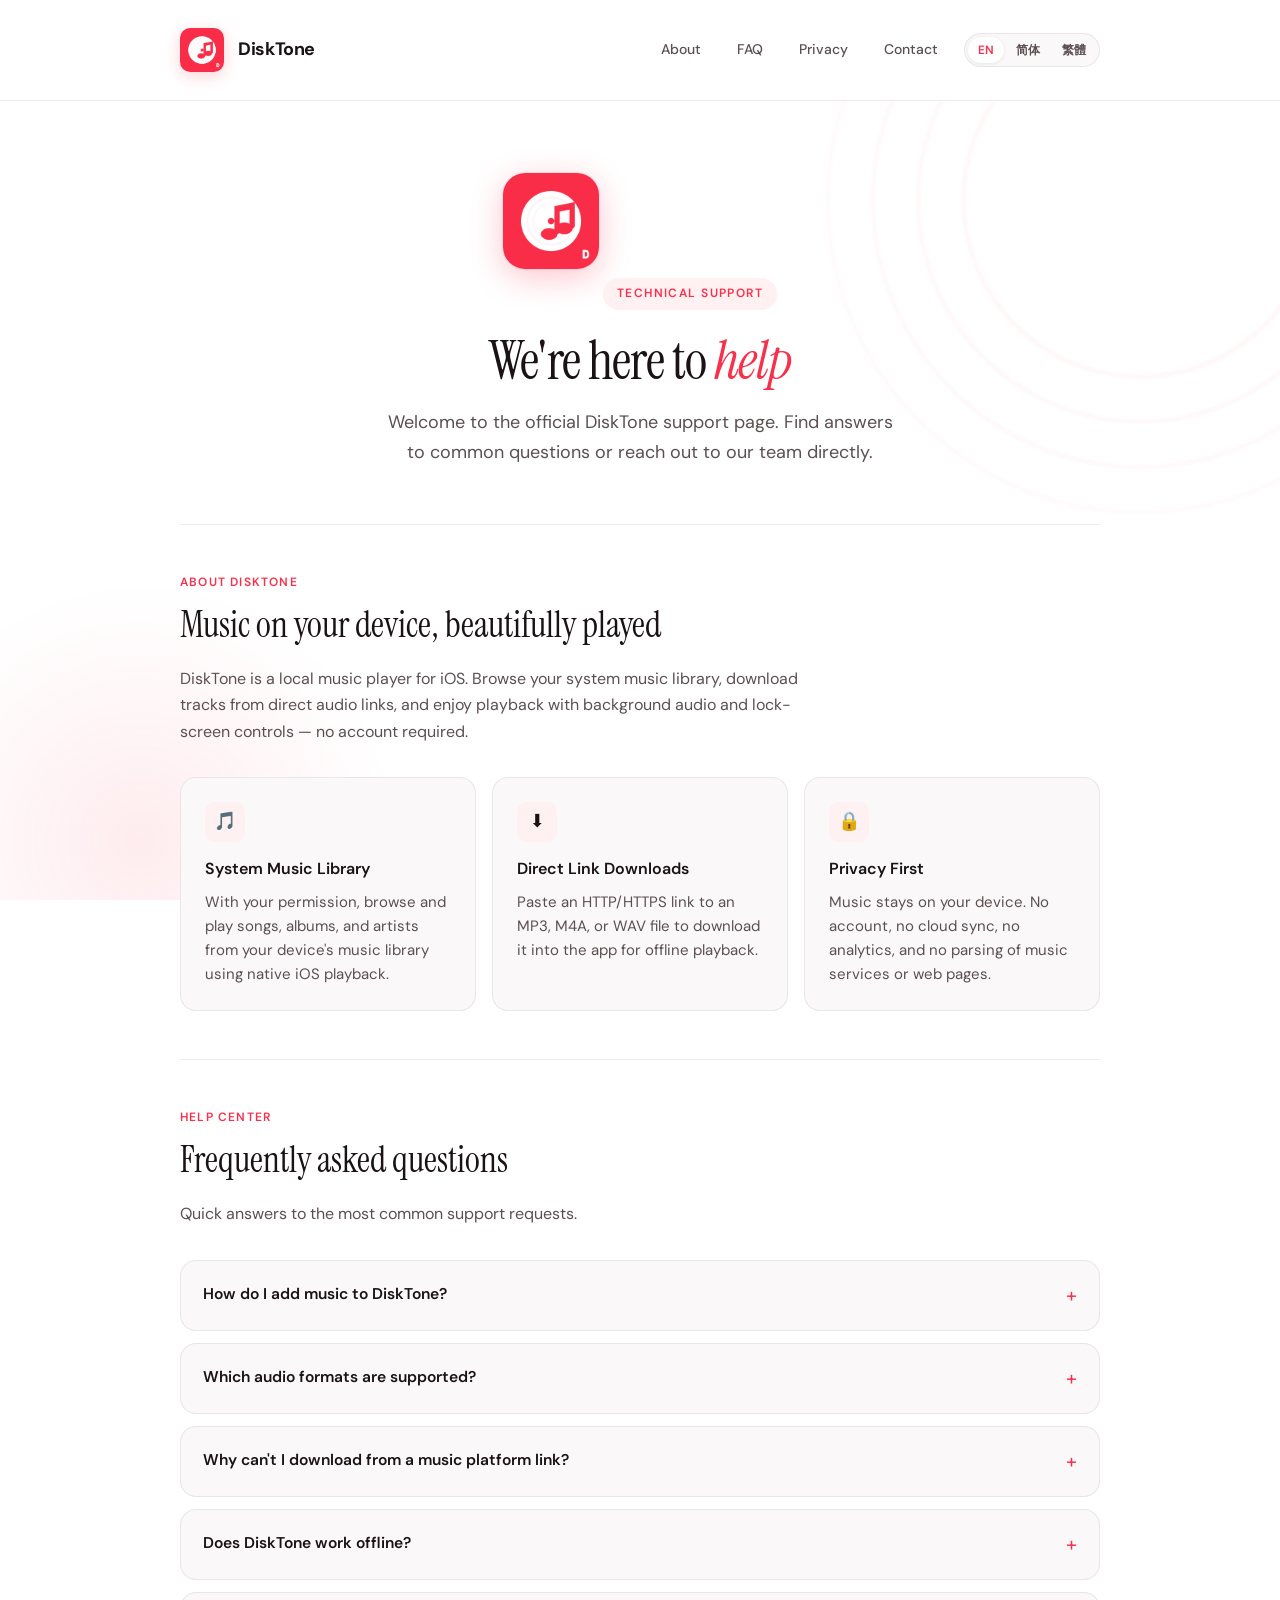
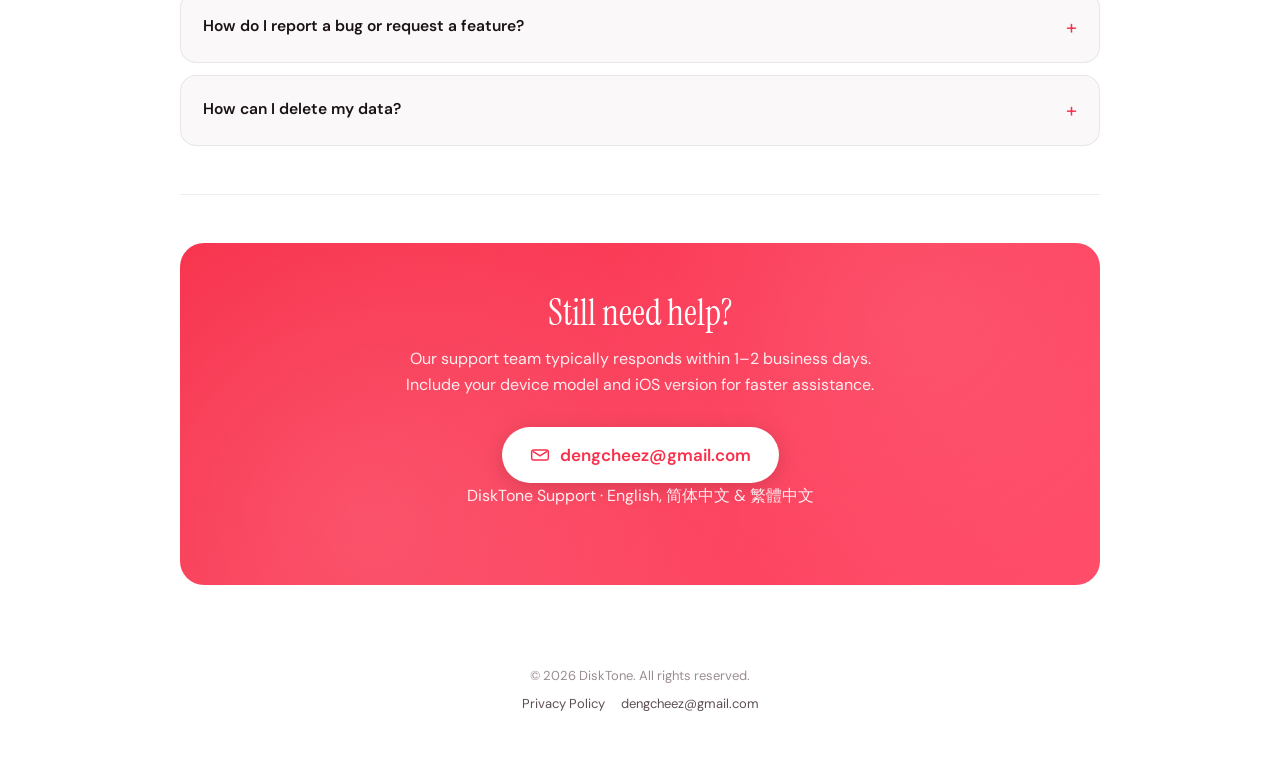
<file: index.html>
<!DOCTYPE html>
<html lang="en">
<head>
  <meta charset="UTF-8">
  <meta name="viewport" content="width=device-width, initial-scale=1.0">
  <meta name="description" content="DiskTone — Technical Support. Get help with your music experience on iOS.">
  <title>DiskTone — Support</title>
  <link rel="icon" type="image/png" href="assets/app-icon.png">
  <link rel="preconnect" href="https://fonts.googleapis.com">
  <link rel="preconnect" href="https://fonts.gstatic.com" crossorigin>
  <link href="https://fonts.googleapis.com/css2?family=DM+Sans:ital,opsz,wght@0,9..40,400;0,9..40,500;0,9..40,600;0,9..40,700;1,9..40,400&family=Instrument+Serif:ital@0;1&display=swap" rel="stylesheet">
  <link rel="stylesheet" href="assets/styles.css">
</head>
<body data-page="support">
  <div class="bg-rings" aria-hidden="true"></div>

  <header>
    <div class="wrap header-inner">
      <a class="brand" href="index.html">
        <img src="assets/app-icon.png" alt="DiskTone app icon" width="44" height="44" data-i18n-alt="brand.alt">
        <span class="brand-name">DiskTone</span>
      </a>
      <div class="header-actions">
        <nav aria-label="Site navigation" data-i18n-aria="nav.aria">
          <a href="#about" data-i18n="nav.about">About</a>
          <a href="#faq" data-i18n="nav.faq">FAQ</a>
          <a href="privacy.html" data-i18n="nav.privacy">Privacy</a>
          <a href="#contact" data-i18n="nav.contact">Contact</a>
        </nav>
        <div class="lang-switch" role="group" data-i18n-aria="lang.aria">
          <button type="button" data-lang="en" aria-pressed="true">EN</button>
          <button type="button" data-lang="zh-Hans" aria-pressed="false">简体</button>
          <button type="button" data-lang="zh-Hant" aria-pressed="false">繁體</button>
        </div>
      </div>
    </div>
  </header>

  <main>
    <div class="wrap">
      <section class="hero" aria-labelledby="hero-title">
        <img class="hero-icon" src="assets/app-icon.png" alt="" width="96" height="96">
        <p class="hero-eyebrow" data-i18n="hero.eyebrow.support">Technical Support</p>
        <h1 id="hero-title" data-i18n-html="hero.title.support">We're here to <em>help</em></h1>
        <p class="hero-lead" data-i18n="hero.lead.support">
          Welcome to the official DiskTone support page. Find answers to common questions or reach out to our team directly.
        </p>
      </section>

      <section id="about" aria-labelledby="about-title">
        <p class="section-label" data-i18n="about.label">About DiskTone</p>
        <h2 id="about-title" data-i18n="about.title">Music on your device, beautifully played</h2>
        <p class="section-intro" data-i18n="about.intro">
          DiskTone is a local music player for iOS. Browse your system music library, download tracks from direct audio links, and enjoy playback with background audio and lock-screen controls — no account required.
        </p>
        <div class="card-grid">
          <article class="card">
            <div class="card-icon" aria-hidden="true">🎵</div>
            <h3 data-i18n="about.card1.title">System Music Library</h3>
            <p data-i18n="about.card1.text">With your permission, browse and play songs, albums, and artists from your device's music library using native iOS playback.</p>
          </article>
          <article class="card">
            <div class="card-icon" aria-hidden="true">⬇️</div>
            <h3 data-i18n="about.card2.title">Direct Link Downloads</h3>
            <p data-i18n="about.card2.text">Paste an HTTP/HTTPS link to an MP3, M4A, or WAV file to download it into the app for offline playback.</p>
          </article>
          <article class="card">
            <div class="card-icon" aria-hidden="true">🔒</div>
            <h3 data-i18n="about.card3.title">Privacy First</h3>
            <p data-i18n="about.card3.text">Music stays on your device. No account, no cloud sync, no analytics, and no parsing of music services or web pages.</p>
          </article>
        </div>
      </section>

      <section id="faq" aria-labelledby="faq-title">
        <p class="section-label" data-i18n="faq.label">Help Center</p>
        <h2 id="faq-title" data-i18n="faq.title">Frequently asked questions</h2>
        <p class="section-intro" data-i18n="faq.intro">Quick answers to the most common support requests.</p>
        <div class="faq-list">
          <details>
            <summary data-i18n="faq.q1">How do I add music to DiskTone?</summary>
            <div class="faq-answer" data-i18n-html="faq.a1">
              There are two ways: (1) grant access to your system music library so DiskTone can browse and play existing tracks, or (2) tap the download button in the library and paste a direct link to an MP3, M4A, or WAV file. DiskTone does not support music platform links or general web page parsing.
            </div>
          </details>
          <details>
            <summary data-i18n="faq.q2">Which audio formats are supported?</summary>
            <div class="faq-answer" data-i18n-html="faq.a2">
              For direct downloads, DiskTone supports <strong>MP3, M4A, and WAV</strong> files linked by a direct HTTP/HTTPS URL. For your system music library, available formats depend on what iOS already stores on your device.
            </div>
          </details>
          <details>
            <summary data-i18n="faq.q3">Why can't I download from a music platform link?</summary>
            <div class="faq-answer" data-i18n-html="faq.a3">
              DiskTone only accepts direct links that point to an audio file (for example, ending in .mp3, .m4a, or .wav). It cannot parse Spotify, Apple Music, YouTube, or other streaming or web pages. Use a URL that downloads the file directly.
            </div>
          </details>
          <details>
            <summary data-i18n="faq.q4">Does DiskTone work offline?</summary>
            <div class="faq-answer" data-i18n="faq.a4">
              Yes. Playback of your system library and previously downloaded tracks works without an internet connection. Downloading new files requires network access; you can choose whether cellular data is allowed in Settings.
            </div>
          </details>
          <details>
            <summary data-i18n="faq.q5">How do I report a bug or request a feature?</summary>
            <div class="faq-answer" data-i18n-html="faq.a5">
              Email us at <a href="mailto:dengcheez@gmail.com">dengcheez@gmail.com</a> with a description of the issue, your iOS version, and device model. Screenshots or screen recordings are helpful.
            </div>
          </details>
          <details>
            <summary data-i18n="faq.q6">How can I delete my data?</summary>
            <div class="faq-answer" data-i18n-html="faq.a6">
              Delete individual downloaded tracks within the app, or uninstall DiskTone to remove all downloaded files, local indexes, and app settings. DiskTone does not maintain a remote account, so no server-side deletion is needed. See our <a href="privacy.html">Privacy Policy</a> for details.
            </div>
          </details>
        </div>
      </section>

      <section id="contact" aria-labelledby="contact-title">
        <div class="contact-panel">
          <h2 id="contact-title" data-i18n="contact.title">Still need help?</h2>
          <p data-i18n="contact.text">Our support team typically responds within 1–2 business days. Include your device model and iOS version for faster assistance.</p>
          <a class="contact-email" href="mailto:dengcheez@gmail.com">
            <svg width="20" height="20" viewBox="0 0 24 24" fill="none" aria-hidden="true">
              <path d="M4 6h16a2 2 0 0 1 2 2v8a2 2 0 0 1-2 2H4a2 2 0 0 1-2-2V8a2 2 0 0 1 2-2z" stroke="currentColor" stroke-width="1.8" stroke-linejoin="round"/>
              <path d="M4 8l8 5 8-5" stroke="currentColor" stroke-width="1.8" stroke-linecap="round" stroke-linejoin="round"/>
            </svg>
            dengcheez@gmail.com
          </a>
          <p class="contact-note" data-i18n="contact.note">DiskTone Support · English, 简体中文 & 繁體中文</p>
        </div>
      </section>
    </div>
  </main>

  <footer>
    <div class="wrap">
      <p data-i18n="footer.copyright">&copy; 2026 DiskTone. All rights reserved.</p>
      <div class="footer-links">
        <a href="privacy.html" data-i18n="footer.privacy">Privacy Policy</a>
        <a href="mailto:dengcheez@gmail.com">dengcheez@gmail.com</a>
      </div>
    </div>
  </footer>

  <script src="assets/i18n.js"></script>
</body>
</html>
</file>
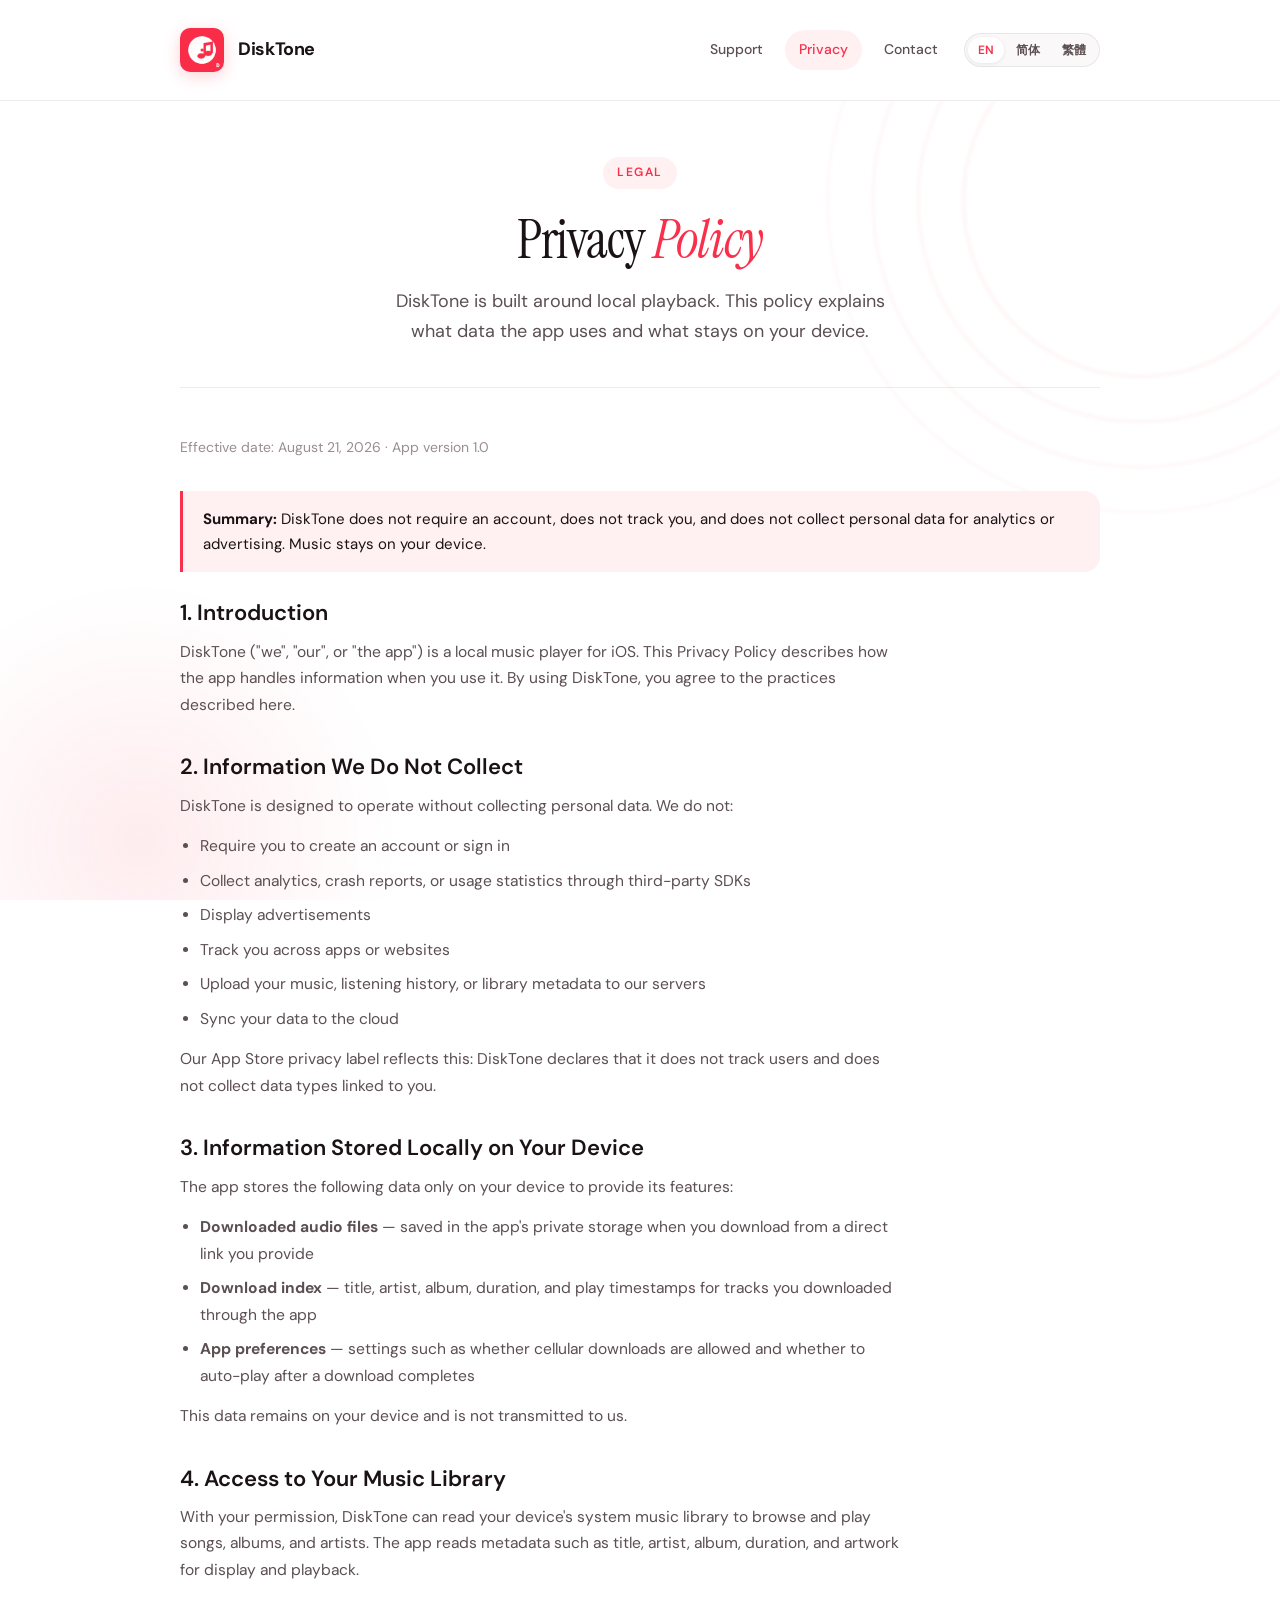
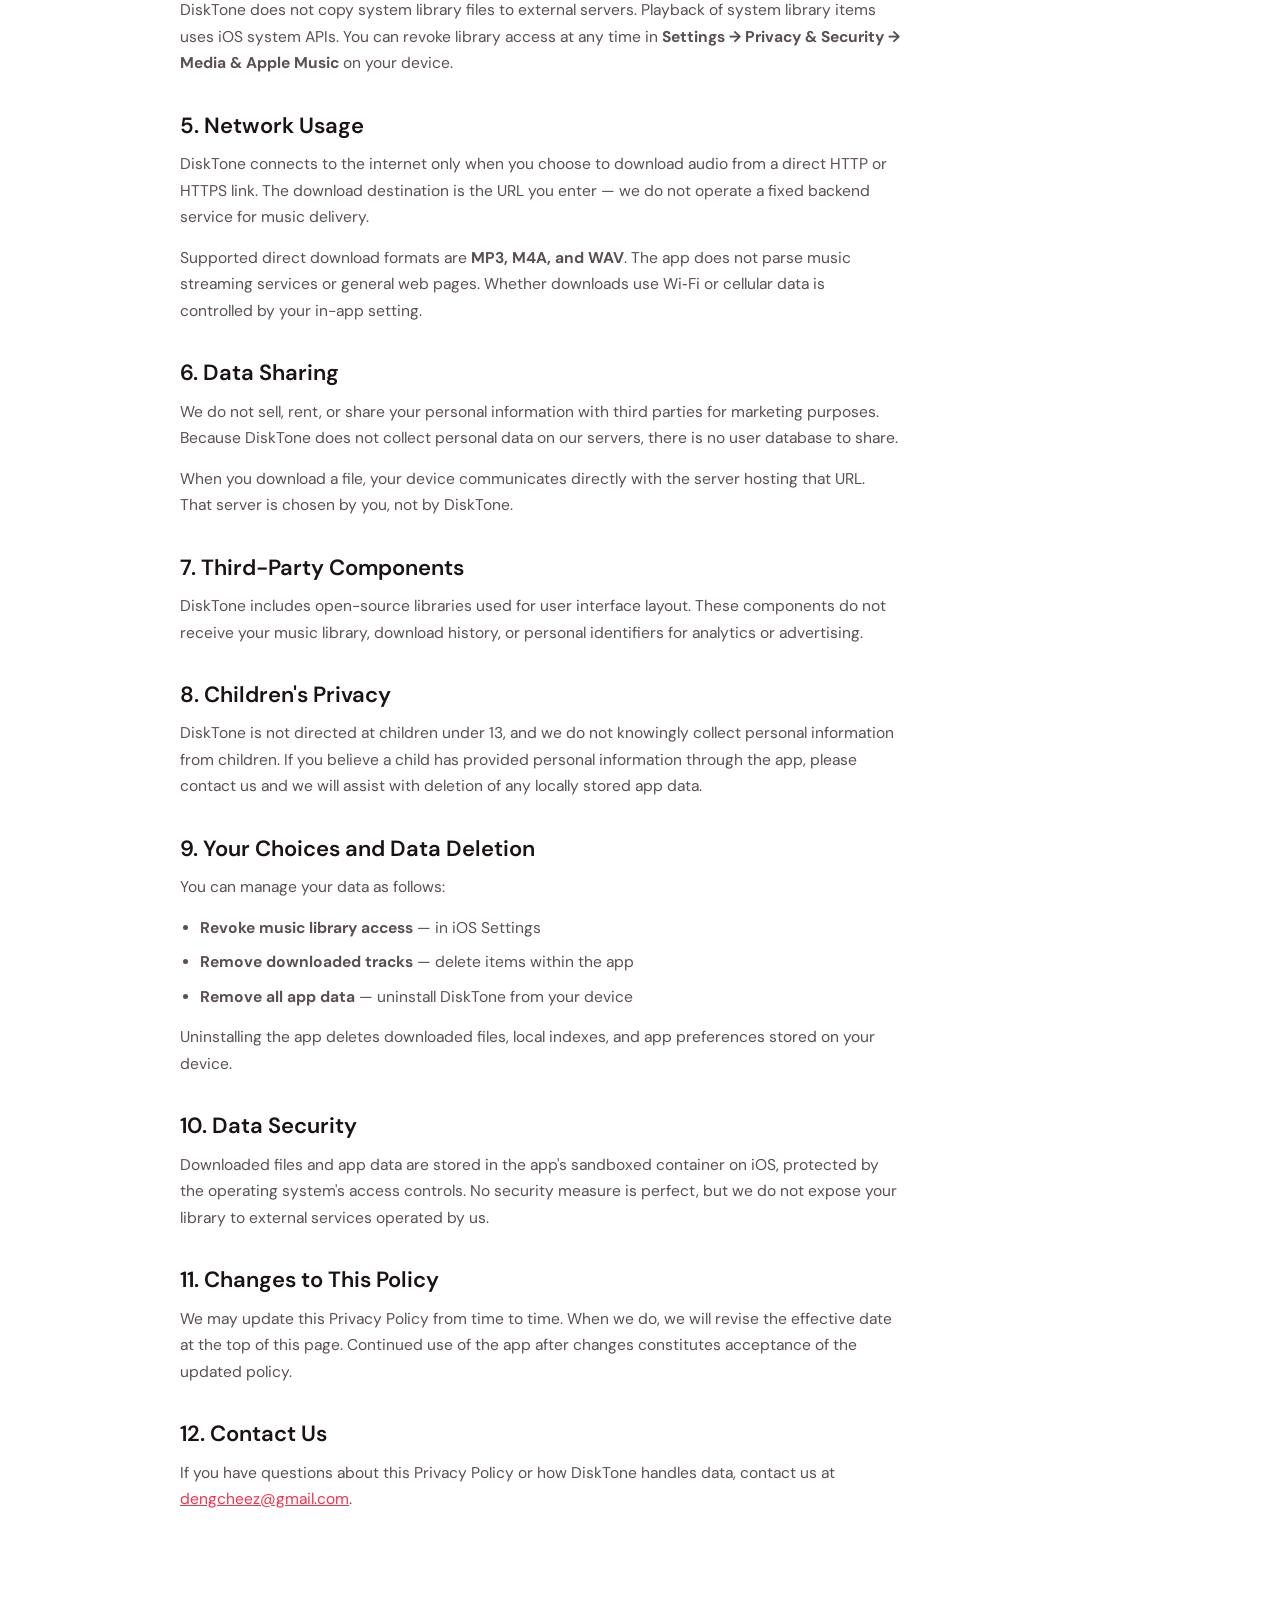
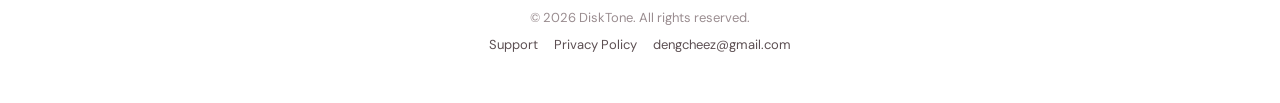
<file: privacy.html>
<!DOCTYPE html>
<html lang="en">
<head>
  <meta charset="UTF-8">
  <meta name="viewport" content="width=device-width, initial-scale=1.0">
  <meta name="description" content="DiskTone Privacy Policy — how we handle your data on iOS.">
  <title>DiskTone — Privacy Policy</title>
  <link rel="icon" type="image/png" href="assets/app-icon.png">
  <link rel="preconnect" href="https://fonts.googleapis.com">
  <link rel="preconnect" href="https://fonts.gstatic.com" crossorigin>
  <link href="https://fonts.googleapis.com/css2?family=DM+Sans:ital,opsz,wght@0,9..40,400;0,9..40,500;0,9..40,600;0,9..40,700;1,9..40,400&family=Instrument+Serif:ital@0;1&display=swap" rel="stylesheet">
  <link rel="stylesheet" href="assets/styles.css">
</head>
<body data-page="privacy">
  <div class="bg-rings" aria-hidden="true"></div>

  <header>
    <div class="wrap header-inner">
      <a class="brand" href="index.html">
        <img src="assets/app-icon.png" alt="DiskTone app icon" width="44" height="44" data-i18n-alt="brand.alt">
        <span class="brand-name">DiskTone</span>
      </a>
      <div class="header-actions">
        <nav aria-label="Site navigation" data-i18n-aria="nav.aria">
          <a href="index.html" data-i18n="nav.support">Support</a>
          <a href="privacy.html" aria-current="page" data-i18n="nav.privacy">Privacy</a>
          <a href="mailto:dengcheez@gmail.com" data-i18n="nav.contact">Contact</a>
        </nav>
        <div class="lang-switch" role="group" data-i18n-aria="lang.aria">
          <button type="button" data-lang="en" aria-pressed="true">EN</button>
          <button type="button" data-lang="zh-Hans" aria-pressed="false">简体</button>
          <button type="button" data-lang="zh-Hant" aria-pressed="false">繁體</button>
        </div>
      </div>
    </div>
  </header>

  <main>
    <div class="wrap">
      <section class="hero hero-compact" aria-labelledby="privacy-title">
        <p class="hero-eyebrow" data-i18n="hero.eyebrow.privacy">Legal</p>
        <h1 id="privacy-title" data-i18n-html="hero.title.privacy">Privacy <em>Policy</em></h1>
        <p class="hero-lead" data-i18n="hero.lead.privacy">
          DiskTone is built around local playback. This policy explains what data the app uses and what stays on your device.
        </p>
      </section>

      <section aria-labelledby="policy-body">
        <p class="policy-meta" data-i18n="privacy.meta">Effective date: August 21, 2026 · App version 1.0</p>

        <div class="policy-highlight">
          <p data-i18n-html="privacy.summary"><strong>Summary:</strong> DiskTone does not require an account, does not track you, and does not collect personal data for analytics or advertising. Music stays on your device.</p>
        </div>

        <div class="policy-content" id="policy-body">
          <h2 data-i18n="privacy.s1.title">1. Introduction</h2>
          <p data-i18n="privacy.s1.p1">
            DiskTone ("we", "our", or "the app") is a local music player for iOS. This Privacy Policy describes how the app handles information when you use it. By using DiskTone, you agree to the practices described here.
          </p>

          <h2 data-i18n="privacy.s2.title">2. Information We Do Not Collect</h2>
          <p data-i18n="privacy.s2.p1">DiskTone is designed to operate without collecting personal data. We do not:</p>
          <ul>
            <li data-i18n="privacy.s2.l1">Require you to create an account or sign in</li>
            <li data-i18n="privacy.s2.l2">Collect analytics, crash reports, or usage statistics through third-party SDKs</li>
            <li data-i18n="privacy.s2.l3">Display advertisements</li>
            <li data-i18n="privacy.s2.l4">Track you across apps or websites</li>
            <li data-i18n="privacy.s2.l5">Upload your music, listening history, or library metadata to our servers</li>
            <li data-i18n="privacy.s2.l6">Sync your data to the cloud</li>
          </ul>
          <p data-i18n="privacy.s2.p2">
            Our App Store privacy label reflects this: DiskTone declares that it does not track users and does not collect data types linked to you.
          </p>

          <h2 data-i18n="privacy.s3.title">3. Information Stored Locally on Your Device</h2>
          <p data-i18n="privacy.s3.p1">The app stores the following data only on your device to provide its features:</p>
          <ul>
            <li data-i18n-html="privacy.s3.l1"><strong>Downloaded audio files</strong> — saved in the app's private storage when you download from a direct link you provide</li>
            <li data-i18n-html="privacy.s3.l2"><strong>Download index</strong> — title, artist, album, duration, and play timestamps for tracks you downloaded through the app</li>
            <li data-i18n-html="privacy.s3.l3"><strong>App preferences</strong> — settings such as whether cellular downloads are allowed and whether to auto-play after a download completes</li>
          </ul>
          <p data-i18n="privacy.s3.p2">This data remains on your device and is not transmitted to us.</p>

          <h2 data-i18n="privacy.s4.title">4. Access to Your Music Library</h2>
          <p data-i18n="privacy.s4.p1">
            With your permission, DiskTone can read your device's system music library to browse and play songs, albums, and artists. The app reads metadata such as title, artist, album, duration, and artwork for display and playback.
          </p>
          <p data-i18n-html="privacy.s4.p2">
            DiskTone does not copy system library files to external servers. Playback of system library items uses iOS system APIs. You can revoke library access at any time in <strong>Settings → Privacy &amp; Security → Media &amp; Apple Music</strong> on your device.
          </p>

          <h2 data-i18n="privacy.s5.title">5. Network Usage</h2>
          <p data-i18n="privacy.s5.p1">
            DiskTone connects to the internet only when you choose to download audio from a direct HTTP or HTTPS link. The download destination is the URL you enter — we do not operate a fixed backend service for music delivery.
          </p>
          <p data-i18n-html="privacy.s5.p2">
            Supported direct download formats are <strong>MP3, M4A, and WAV</strong>. The app does not parse music streaming services or general web pages. Whether downloads use Wi‑Fi or cellular data is controlled by your in-app setting.
          </p>

          <h2 data-i18n="privacy.s6.title">6. Data Sharing</h2>
          <p data-i18n="privacy.s6.p1">
            We do not sell, rent, or share your personal information with third parties for marketing purposes. Because DiskTone does not collect personal data on our servers, there is no user database to share.
          </p>
          <p data-i18n="privacy.s6.p2">
            When you download a file, your device communicates directly with the server hosting that URL. That server is chosen by you, not by DiskTone.
          </p>

          <h2 data-i18n="privacy.s7.title">7. Third-Party Components</h2>
          <p data-i18n="privacy.s7.p1">
            DiskTone includes open-source libraries used for user interface layout. These components do not receive your music library, download history, or personal identifiers for analytics or advertising.
          </p>

          <h2 data-i18n="privacy.s8.title">8. Children's Privacy</h2>
          <p data-i18n="privacy.s8.p1">
            DiskTone is not directed at children under 13, and we do not knowingly collect personal information from children. If you believe a child has provided personal information through the app, please contact us and we will assist with deletion of any locally stored app data.
          </p>

          <h2 data-i18n="privacy.s9.title">9. Your Choices and Data Deletion</h2>
          <p data-i18n="privacy.s9.p1">You can manage your data as follows:</p>
          <ul>
            <li data-i18n-html="privacy.s9.l1"><strong>Revoke music library access</strong> — in iOS Settings</li>
            <li data-i18n-html="privacy.s9.l2"><strong>Remove downloaded tracks</strong> — delete items within the app</li>
            <li data-i18n-html="privacy.s9.l3"><strong>Remove all app data</strong> — uninstall DiskTone from your device</li>
          </ul>
          <p data-i18n="privacy.s9.p2">
            Uninstalling the app deletes downloaded files, local indexes, and app preferences stored on your device.
          </p>

          <h2 data-i18n="privacy.s10.title">10. Data Security</h2>
          <p data-i18n="privacy.s10.p1">
            Downloaded files and app data are stored in the app's sandboxed container on iOS, protected by the operating system's access controls. No security measure is perfect, but we do not expose your library to external services operated by us.
          </p>

          <h2 data-i18n="privacy.s11.title">11. Changes to This Policy</h2>
          <p data-i18n="privacy.s11.p1">
            We may update this Privacy Policy from time to time. When we do, we will revise the effective date at the top of this page. Continued use of the app after changes constitutes acceptance of the updated policy.
          </p>

          <h2 data-i18n="privacy.s12.title">12. Contact Us</h2>
          <p data-i18n-html="privacy.s12.p1">
            If you have questions about this Privacy Policy or how DiskTone handles data, contact us at
            <a href="mailto:dengcheez@gmail.com">dengcheez@gmail.com</a>.
          </p>
        </div>
      </section>
    </div>
  </main>

  <footer>
    <div class="wrap">
      <p data-i18n="footer.copyright">&copy; 2026 DiskTone. All rights reserved.</p>
      <div class="footer-links">
        <a href="index.html" data-i18n="nav.support">Support</a>
        <a href="privacy.html" data-i18n="footer.privacy">Privacy Policy</a>
        <a href="mailto:dengcheez@gmail.com">dengcheez@gmail.com</a>
      </div>
    </div>
  </footer>

  <script src="assets/i18n.js"></script>
</body>
</html>
</file>
<file: assets/styles.css>
:root {
  --brand: #f8304b;
  --brand-dark: #d41e38;
  --brand-soft: #fff0f2;
  --brand-glow: rgba(248, 48, 75, 0.18);
  --ink: #1a1214;
  --ink-muted: #5c4f52;
  --ink-faint: #9a8d90;
  --surface: #ffffff;
  --surface-raised: #faf8f8;
  --border: rgba(26, 18, 20, 0.08);
  --radius: 16px;
  --radius-lg: 24px;
  --font-sans: "DM Sans", system-ui, sans-serif;
  --font-display: "Instrument Serif", Georgia, serif;
}

*, *::before, *::after {
  box-sizing: border-box;
  margin: 0;
  padding: 0;
}

html {
  scroll-behavior: smooth;
}

body {
  font-family: var(--font-sans);
  font-size: 16px;
  line-height: 1.65;
  color: var(--ink);
  background: var(--surface);
  -webkit-font-smoothing: antialiased;
}

.bg-rings {
  position: fixed;
  inset: 0;
  z-index: -1;
  overflow: hidden;
  pointer-events: none;
}

.bg-rings::before {
  content: "";
  position: absolute;
  top: -120px;
  right: -180px;
  width: 640px;
  height: 640px;
  border-radius: 50%;
  background:
    radial-gradient(circle at center, transparent 38%, rgba(248, 48, 75, 0.04) 39%, transparent 40%),
    radial-gradient(circle at center, transparent 48%, rgba(248, 48, 75, 0.035) 49%, transparent 50%),
    radial-gradient(circle at center, transparent 58%, rgba(248, 48, 75, 0.03) 59%, transparent 60%),
    radial-gradient(circle at center, transparent 68%, rgba(248, 48, 75, 0.025) 69%, transparent 70%),
    radial-gradient(circle at center, transparent 78%, rgba(248, 48, 75, 0.02) 79%, transparent 80%);
  opacity: 0.9;
}

.bg-rings::after {
  content: "";
  position: absolute;
  bottom: -200px;
  left: -120px;
  width: 520px;
  height: 520px;
  border-radius: 50%;
  background: radial-gradient(circle, var(--brand-glow) 0%, transparent 70%);
  opacity: 0.5;
}

.wrap {
  width: min(920px, calc(100% - 48px));
  margin-inline: auto;
}

header {
  padding: 28px 0;
  border-bottom: 1px solid var(--border);
  backdrop-filter: blur(12px);
  background: rgba(255, 255, 255, 0.82);
  position: sticky;
  top: 0;
  z-index: 10;
}

.header-inner {
  display: flex;
  align-items: center;
  justify-content: space-between;
  gap: 16px;
}

.header-actions {
  display: flex;
  align-items: center;
  gap: 12px;
}

.lang-switch {
  display: inline-flex;
  align-items: center;
  gap: 2px;
  padding: 3px;
  border-radius: 999px;
  background: var(--surface-raised);
  border: 1px solid var(--border);
}

.lang-switch button {
  appearance: none;
  border: none;
  background: transparent;
  color: var(--ink-muted);
  font-family: var(--font-sans);
  font-size: 0.75rem;
  font-weight: 600;
  line-height: 1;
  padding: 7px 10px;
  border-radius: 999px;
  cursor: pointer;
  transition: color 0.2s, background 0.2s;
}

.lang-switch button:hover {
  color: var(--brand);
}

.lang-switch button.is-active {
  background: #fff;
  color: var(--brand);
  box-shadow: 0 1px 4px rgba(26, 18, 20, 0.08);
}

html[lang="zh-Hans"] body,
html[lang="zh-Hant"] body {
  font-family: var(--font-sans), "PingFang SC", "Microsoft YaHei", sans-serif;
}

html[lang="zh-Hans"] .hero h1,
html[lang="zh-Hant"] .hero h1,
html[lang="zh-Hans"] h2,
html[lang="zh-Hant"] h2 {
  font-family: var(--font-sans), "PingFang SC", "Microsoft YaHei", sans-serif;
  font-weight: 600;
}

.brand {
  display: flex;
  align-items: center;
  gap: 14px;
  text-decoration: none;
  color: inherit;
}

.brand img {
  width: 44px;
  height: 44px;
  border-radius: 10px;
  box-shadow: 0 4px 16px rgba(248, 48, 75, 0.22);
}

.brand-name {
  font-weight: 700;
  font-size: 1.125rem;
  letter-spacing: -0.02em;
}

nav {
  display: flex;
  gap: 8px;
  flex-wrap: wrap;
  justify-content: flex-end;
}

nav a {
  font-size: 0.875rem;
  font-weight: 500;
  color: var(--ink-muted);
  text-decoration: none;
  padding: 8px 14px;
  border-radius: 999px;
  transition: color 0.2s, background 0.2s;
}

nav a:hover,
nav a[aria-current="page"] {
  color: var(--brand);
  background: var(--brand-soft);
}

.hero {
  padding: 72px 0 56px;
  text-align: center;
}

.hero-compact {
  padding: 56px 0 40px;
}

.hero-icon {
  width: 96px;
  height: 96px;
  border-radius: 22px;
  margin-bottom: 28px;
  box-shadow:
    0 8px 32px rgba(248, 48, 75, 0.28),
    0 0 0 1px rgba(248, 48, 75, 0.08);
  animation: fadeUp 0.7s ease both;
}

.hero-eyebrow {
  display: inline-block;
  font-size: 0.75rem;
  font-weight: 600;
  letter-spacing: 0.12em;
  text-transform: uppercase;
  color: var(--brand);
  background: var(--brand-soft);
  padding: 6px 14px;
  border-radius: 999px;
  margin-bottom: 20px;
  animation: fadeUp 0.7s 0.05s ease both;
}

.hero h1 {
  font-family: var(--font-display);
  font-size: clamp(2.4rem, 6vw, 3.4rem);
  font-weight: 400;
  line-height: 1.15;
  letter-spacing: -0.02em;
  margin-bottom: 16px;
  animation: fadeUp 0.7s 0.1s ease both;
}

.hero h1 em {
  font-style: italic;
  color: var(--brand);
}

.hero-lead {
  font-size: 1.125rem;
  color: var(--ink-muted);
  max-width: 520px;
  margin-inline: auto;
  animation: fadeUp 0.7s 0.15s ease both;
}

@keyframes fadeUp {
  from {
    opacity: 0;
    transform: translateY(16px);
  }
  to {
    opacity: 1;
    transform: translateY(0);
  }
}

section {
  padding: 48px 0;
}

section + section {
  border-top: 1px solid var(--border);
}

.section-label {
  font-size: 0.75rem;
  font-weight: 600;
  letter-spacing: 0.1em;
  text-transform: uppercase;
  color: var(--brand);
  margin-bottom: 10px;
}

h2 {
  font-family: var(--font-display);
  font-size: clamp(1.75rem, 4vw, 2.25rem);
  font-weight: 400;
  line-height: 1.2;
  margin-bottom: 20px;
}

.section-intro {
  color: var(--ink-muted);
  max-width: 640px;
  margin-bottom: 32px;
}

.card-grid {
  display: grid;
  grid-template-columns: repeat(auto-fit, minmax(260px, 1fr));
  gap: 16px;
}

.card {
  background: var(--surface-raised);
  border: 1px solid var(--border);
  border-radius: var(--radius);
  padding: 24px;
  transition: border-color 0.2s, box-shadow 0.2s;
}

.card:hover {
  border-color: rgba(248, 48, 75, 0.2);
  box-shadow: 0 8px 24px rgba(248, 48, 75, 0.08);
}

.card-icon {
  width: 40px;
  height: 40px;
  border-radius: 10px;
  background: var(--brand-soft);
  display: flex;
  align-items: center;
  justify-content: center;
  font-size: 1.125rem;
  margin-bottom: 14px;
}

.card h3 {
  font-size: 1rem;
  font-weight: 600;
  margin-bottom: 8px;
}

.card p {
  font-size: 0.9375rem;
  color: var(--ink-muted);
  line-height: 1.6;
}

.faq-list {
  display: flex;
  flex-direction: column;
  gap: 12px;
}

details {
  background: var(--surface-raised);
  border: 1px solid var(--border);
  border-radius: var(--radius);
  overflow: hidden;
}

details[open] {
  border-color: rgba(248, 48, 75, 0.25);
}

summary {
  list-style: none;
  cursor: pointer;
  padding: 18px 22px;
  font-weight: 600;
  font-size: 0.975rem;
  display: flex;
  align-items: center;
  justify-content: space-between;
  gap: 12px;
  user-select: none;
}

summary::-webkit-details-marker {
  display: none;
}

summary::after {
  content: "+";
  font-size: 1.25rem;
  font-weight: 400;
  color: var(--brand);
  flex-shrink: 0;
  transition: transform 0.2s;
}

details[open] summary::after {
  transform: rotate(45deg);
}

.faq-answer {
  padding: 0 22px 18px;
  font-size: 0.9375rem;
  color: var(--ink-muted);
  line-height: 1.65;
}

.faq-answer a {
  color: var(--brand);
}

.contact-panel {
  background: linear-gradient(135deg, var(--brand) 0%, #ff4d6a 100%);
  border-radius: var(--radius-lg);
  padding: clamp(32px, 5vw, 48px);
  color: #fff;
  text-align: center;
  position: relative;
  overflow: hidden;
}

.contact-panel::before {
  content: "";
  position: absolute;
  inset: 0;
  background:
    radial-gradient(circle at 20% 80%, rgba(255,255,255,0.12) 0%, transparent 50%),
    radial-gradient(circle at 80% 20%, rgba(255,255,255,0.08) 0%, transparent 40%);
  pointer-events: none;
}

.contact-panel > * {
  position: relative;
}

.contact-panel h2 {
  color: #fff;
  margin-bottom: 12px;
}

.contact-panel p {
  opacity: 0.9;
  max-width: 480px;
  margin: 0 auto 28px;
  font-size: 1rem;
}

.contact-email {
  display: inline-flex;
  align-items: center;
  gap: 10px;
  background: #fff;
  color: var(--brand);
  font-weight: 600;
  font-size: 1.0625rem;
  text-decoration: none;
  padding: 14px 28px;
  border-radius: 999px;
  transition: transform 0.2s, box-shadow 0.2s;
  box-shadow: 0 4px 20px rgba(0, 0, 0, 0.15);
}

.contact-email:hover {
  transform: translateY(-2px);
  box-shadow: 0 8px 28px rgba(0, 0, 0, 0.2);
}

.contact-note {
  margin-top: 20px;
  font-size: 0.8125rem;
  opacity: 0.75;
}

.policy-meta {
  font-size: 0.875rem;
  color: var(--ink-faint);
  margin-bottom: 32px;
}

.policy-content {
  max-width: 720px;
}

.policy-content h2 {
  font-size: 1.375rem;
  font-family: var(--font-sans);
  font-weight: 600;
  margin-top: 36px;
  margin-bottom: 12px;
}

.policy-content h2:first-child {
  margin-top: 0;
}

.policy-content p,
.policy-content li {
  color: var(--ink-muted);
  font-size: 0.975rem;
  line-height: 1.7;
}

.policy-content p {
  margin-bottom: 14px;
}

.policy-content ul {
  margin: 0 0 14px 1.25rem;
}

.policy-content li {
  margin-bottom: 8px;
}

.policy-content a {
  color: var(--brand);
}

.policy-highlight {
  background: var(--brand-soft);
  border-left: 3px solid var(--brand);
  border-radius: 0 var(--radius) var(--radius) 0;
  padding: 16px 20px;
  margin-bottom: 28px;
}

.policy-highlight p {
  color: var(--ink);
  margin: 0;
  font-size: 0.9375rem;
}

footer {
  padding: 32px 0 48px;
  text-align: center;
  color: var(--ink-faint);
  font-size: 0.8125rem;
}

footer a {
  color: var(--ink-muted);
  text-decoration: none;
}

footer a:hover {
  color: var(--brand);
}

.footer-links {
  display: flex;
  gap: 16px;
  justify-content: center;
  flex-wrap: wrap;
  margin-top: 6px;
}

@media (max-width: 600px) {
  .header-actions nav {
    display: none;
  }

  .hero {
    padding: 48px 0 40px;
  }

  section {
    padding: 36px 0;
  }
}
</file>
